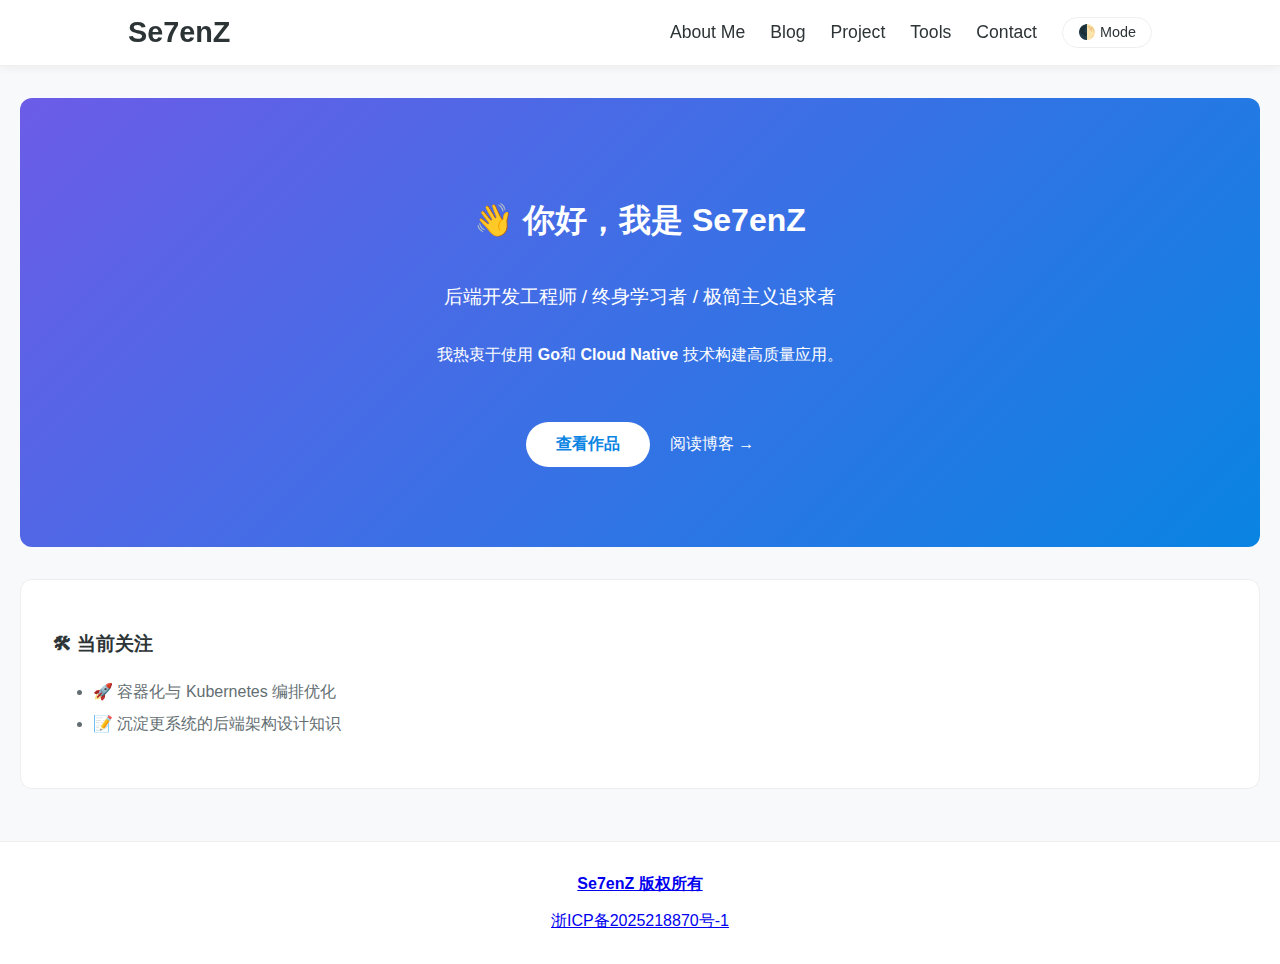
<file: MyWebsite/index.html>
<!DOCTYPE html>
<html lang="zh">
<head>
    <meta charset="UTF-8">
    <meta name="viewport" content="width=device-width, initial-scale=1.0">
    <meta name="description" content="Se7enZ的个人网站 - 全栈开发工程师">
    <title>Se7enZ | Home</title>
    <link rel="icon" href="/images/favicon.ico" type="image/x-icon">
    <link rel="stylesheet" href="css/style.css">
    <script>
        // 防止主题切换闪烁：在页面渲染前立即应用主题
        (function() {
            try {
                const theme = localStorage.getItem('theme');
                if (theme === 'dark') {
                    document.documentElement.classList.add('dark-mode');
                    // 如果 body 已加载，也立即添加类
                    if (document.body) {
                        document.body.classList.add('dark-mode');
                    }
                }
            } catch (e) {}
        })();
    </script>
</head>
<body>
    <div id="header"></div>

    <div class="container">
        <main>
            <section class="card hero-section">
                <h1 class="fade-in">👋 你好，我是 Se7enZ</h1>
                <p class="subtitle hero-subtitle">后端开发工程师 / 终身学习者 / 极简主义追求者</p>
                <div class="bio-content">
                    <p>我热衷于使用 <strong>Go</strong>和 <strong>Cloud Native</strong> 技术构建高质量应用。
                    </p>
                </div>
                <div class="action-buttons hero-action-buttons">
                    <a href="projects.html" class="project-link hero-button-white">查看作品</a>
                    <a href="blog.html" class="hero-link-white">阅读博客 →</a>
                </div>

            </section>

            <section class="card">
                <h3>🛠 当前关注</h3>
                <ul class="content-list">
                    <li>🚀 容器化与 Kubernetes 编排优化</li>
                    <li>📝 沉淀更系统的后端架构设计知识</li>
                </ul>
            </section>
        </main>
    </div>

    <div id="footer"></div>
    <script src="js/main.js"></script>
</body>
</html>
</file>
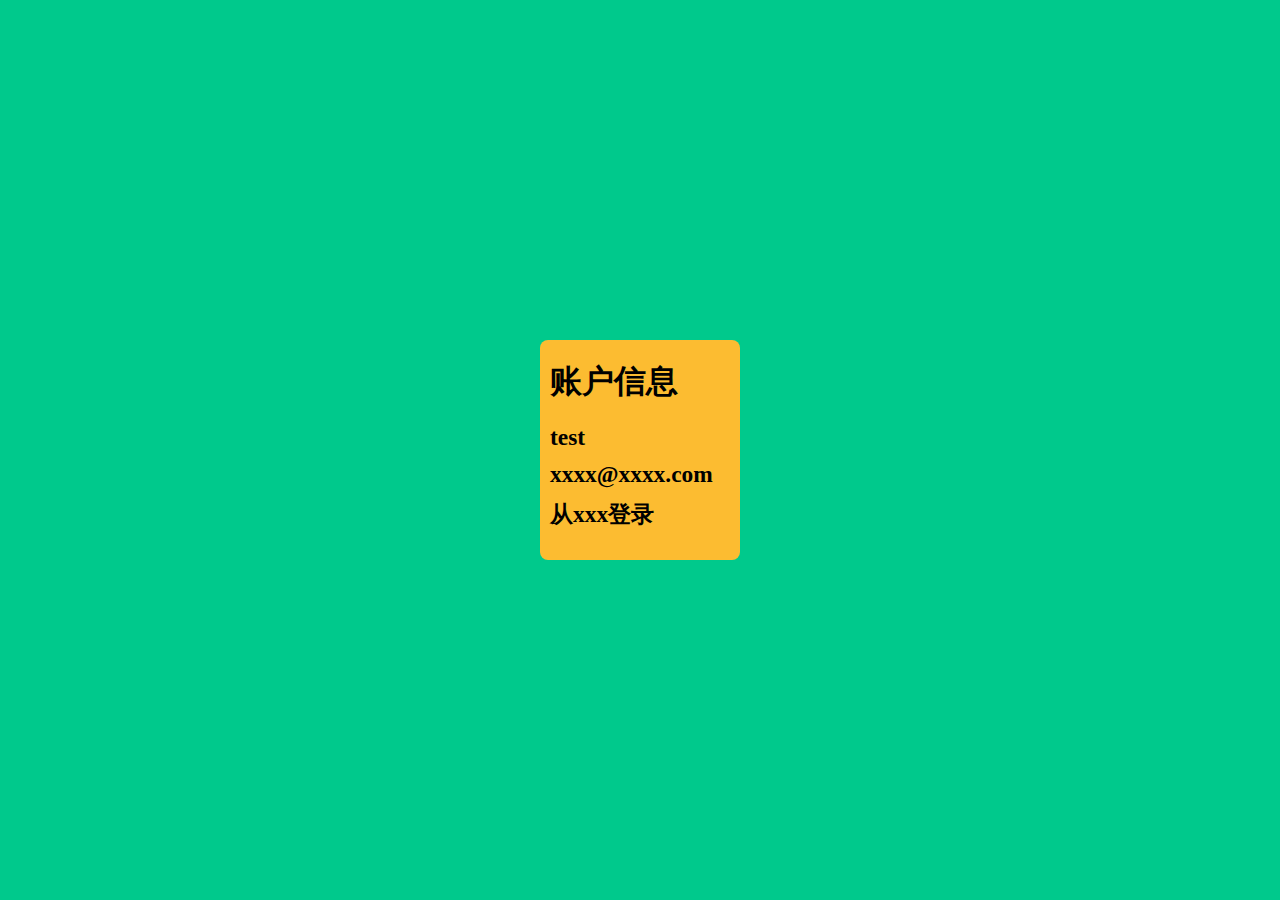
<file: OAuth2/fronted/Islogin/index.html>
<!DOCTYPE html>
<html lang="en">

<head>
    <meta charset="UTF-8">
    <meta name="viewport" content="width=device-width, initial-scale=1.0">
    <title>Document</title>
    <style>
        * {
            margin: 0;
            padding: 0;
        }

        body {
            background-color: rgb(0, 201, 140);
            width: 100%;
            height: 100vh;
            display: flex;
            justify-content: center;
            align-items: center;
        }

        #info {
            box-sizing: border-box;
            min-width: 200px;
            padding: 20px 10px;
            border-radius: 8px;
            background-color: #fcbc31;
        }

        #info>h2 {
            font-size: 32px;
            margin-bottom: 20px;
        }

        .user-info {
            font-size: 20px;
            margin-bottom: 10px;
        }
    </style>
</head>

<body>
    <div id="info" class="box">
        <h2>账户信息</h2>
        <div id="name" class="user-info">
            <h3>test</h3>
        </div>
        <div id="email" class="user-info">
            <h3>xxxx@xxxx.com</h3>
        </div>
        <div id="source"" class="user-info">
            <h3>从xxx登录</h3>
        </div>
    </div>

    <script>

        (function () {
            let urlParams = new URLSearchParams(window.location.search)
            if (urlParams.get('name')) {
                let name = document.querySelector('#name h3')
                let email = document.querySelector('#email h3')
                let source=document.querySelector('#source h3')
                name.textContent = urlParams.get('name')
                email.textContent = urlParams.get('email')
                source.textContent=`从 ${urlParams.get('source')} 登录`
            }
        })();

    </script>
</body>

</html>
</file>
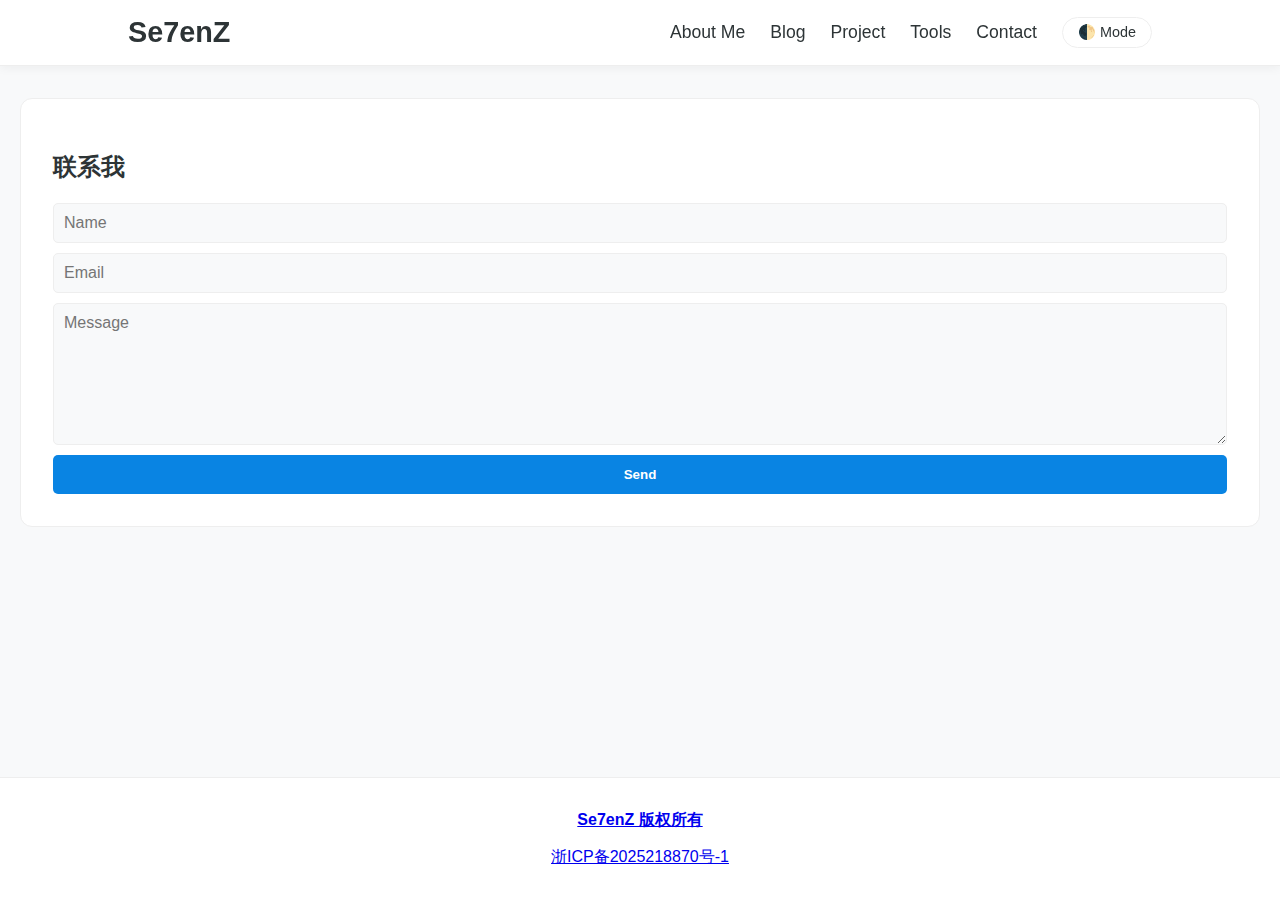
<file: MyWebsite/contact.html>
<!DOCTYPE html>
<html lang="zh">
<head>
    <meta charset="UTF-8">
    <meta name="viewport" content="width=device-width, initial-scale=1.0">
    <meta name="description" content="联系Se7enZ">
    <title>Contact | Se7enZ</title>
    <link rel="icon" href="/images/favicon.ico" type="image/x-icon">
    <link rel="stylesheet" href="css/style.css">
    <script>
        // 防止主题切换闪烁：在页面渲染前立即应用主题
        (function() {
            try {
                const theme = localStorage.getItem('theme');
                if (theme === 'dark') {
                    document.documentElement.classList.add('dark-mode');
                    // 如果 body 已加载，也立即添加类
                    if (document.body) {
                        document.body.classList.add('dark-mode');
                    }
                }
            } catch (e) {}
        })();
    </script>
</head>
<body>
    <div id="header"></div>
    <div class="container">
        <main>
            <div class="card">
                <h2>联系我</h2>
                <form action="https://getform.io/f/aqoqmeva" method="POST" class="contact-form-container">
                    <input type="text" name="name" placeholder="Name" class="contact-form-input" required>
                    <input type="email" name="email" placeholder="Email" class="contact-form-input" required>
                    <textarea name="message" placeholder="Message" rows="5" class="contact-form-textarea" required></textarea>
                    <!-- add hidden Honeypot input to prevent spams -->
                    <input type="hidden" name="_gotcha" style="display:none !important">
                    <button type="submit" class="project-link contact-form-submit">Send</button>
                </form>
            </div>
        </main>
    </div>
    <div id="footer"></div>
    <script src="js/main.js"></script>
</body>
</html>
</file>
<file: MyWebsite/css/style.css>
/* ==========================================================================
   1. 全局变量定义 (Root Variables)
   ========================================================================== */
:root {
    --bg-color: #f8f9fa;           /* 页面背景色 */
    --card-bg: #ffffff;           /* 卡片背景色 */
    --text-primary: #2d3436;       /* 主要文字颜色 */
    --text-secondary: #636e72;     /* 次要文字颜色 */
    --nav-bg: rgba(255, 255, 255, 0.95); /* 导航栏背景 - 带透明度 */
    --accent-color: #0984e3;       /* 品牌蓝色 */
    --border-color: #eee;          /* 边框颜色 */
    
    /* 浅色模式 Hero 渐变 */
    --hero-gradient: linear-gradient(135deg, #6c5ce7 0%, #0984e3 100%); 
    
    /* 链接颜色 */
    --link-color: #0984e3;
    --link-hover: #07497d;

    /* 代码块颜色 */
    --code-bg: #f6f8fa;
    --code-color: #24292e;
    --code-border: #d0d7de;
}

/* ==========================================================================
   2. 深色模式变量覆盖 (Dark Mode)
   ========================================================================== */
html.dark-mode,
body.dark-mode {
    --bg-color: #121212;
    --card-bg: #1e1e1e;
    --text-primary: #e0e0e0;
    --text-secondary: #b0b0b0;
    --nav-bg: rgba(30, 30, 30, 0.95); /* 深色导航背景 */
    --border-color: #333;

    /* 深色模式下的 Hero 渐变：更深邃且不刺眼 */
    --hero-gradient: linear-gradient(135deg, #2d3436 0%, #0f0c29 50%, #302b63 100%); 
    
    /* 深色模式链接颜色：提高亮度以保证对比度 */
    --link-color: #74b9ff;
    --link-hover: #a29bfe;

    /* 代码块颜色 */
    --code-bg: #282c34;
    --code-color: #abb2bf;
    --code-border: #444;
}
/* ==========================================================================
   3. 基础布局
   ========================================================================== */
body {
    font-family: 'Inter', -apple-system, BlinkMacSystemFont, "Segoe UI", Roboto, sans-serif;
    margin: 0;
    background-color: var(--bg-color);
    color: var(--text-primary);
    display: flex;
    flex-direction: column;
    min-height: 100vh;
    overflow-x: hidden; /* 防止横向溢出干扰粘性定位 */
    transition: background-color 0.3s ease, color 0.3s ease;
}

/* ==========================================================================
   4. 导航栏 (Header) - 修复吸顶效果
   ========================================================================== */
#header {
    position: sticky;      /* 关键：粘性定位 */
    top: 0;                /* 关键：必须为0 */
    z-index: 2000;         /* 确保在最顶层 */
    width: 100%;
}

.navbar {
    background: var(--nav-bg);
    backdrop-filter: blur(10px); /* 毛玻璃效果 */
    -webkit-backdrop-filter: blur(10px);
    border-bottom: 1px solid var(--border-color);
    padding: 1rem 10%;
    display: flex;
    justify-content: space-between;
    align-items: center;
    box-shadow: 0 2px 10px rgba(0,0,0,0.05);
    transition: background 0.3s ease;
    width: 100%;
    box-sizing: border-box;
}

.navbar .logo {
    font-weight: bold;
    font-size: 1.8rem !important;
    color: var(--text-primary);
}

.navbar .nav-links {
    display: flex;
    list-style: none;
    gap: 25px;
    margin: 0;
    padding: 0;
    align-items: center;
}

.navbar .nav-links a {
    text-decoration: none;
    color: var(--text-primary);
    font-size: 1.1rem;
    transition: color 0.3s;
}

.navbar .nav-links a:hover {
    color: var(--accent-color);
}

/* ==========================================================================
   5. 核心容器与卡片
   ========================================================================== */
.container {
    display: flex;
    max-width: 1400px;
    margin: 0 auto;
    padding: 2rem 20px;
    gap: 40px;
    flex: 1;
    width: 100%;
    box-sizing: border-box;
}

.card { 
    background: var(--card-bg); 
    padding: 2rem; 
    border-radius: 12px; 
    border: 1px solid var(--border-color); 
    margin-bottom: 20px; 
    transition: background 0.3s, border-color 0.3s;
}

/* ==========================================================================
   6. Hero 区域
   ========================================================================== */
.hero-section {
    text-align: center !important;
    padding: 5rem 2rem;
    background: var(--hero-gradient) !important;
    color: white !important;
    border: none !important;
    display: flex;
    flex-direction: column;
    align-items: center;
    border-radius: 12px;
    margin-bottom: 2rem;
    transition: background 0.5s ease;
}

.hero-section h1, 
.hero-section .subtitle,
.hero-section .hero-subtitle, 
.hero-section .bio-content p {
    color: white !important;
}

.hero-section .subtitle,
.hero-subtitle {
    font-size: 1.2rem;
}

.hero-section .action-buttons,
.hero-action-buttons {
    margin-top: 2.5rem;
    display: flex;
    justify-content: center;
    gap: 20px;
    align-items: center;
}

/* ==========================================================================
   7. 博客侧边栏与 Markdown 内容
   ========================================================================== */
.sidebar { 
    flex: 0 0 240px;
    background: var(--card-bg); 
    padding: 20px; 
    border-radius: 12px; 
    border: 1px solid var(--border-color); 
    height: fit-content;
    position: sticky;
    top: 100px; /* 留出 Header 的空间 */
}

/* Markdown 链接颜色 */
.markdown-body a {
    color: var(--link-color);
    text-decoration: none;
    transition: color 0.3s ease;
    border-bottom: 1px solid transparent;
}

.markdown-body a:hover {
    color: var(--link-hover);
    text-decoration: underline;
}

/* 代码块样式确保跟随变量 */
.markdown-body pre {
    background-color: var(--code-bg) !important;
    color: var(--code-color) !important;
    border: 1px solid var(--code-border) !important;
    padding: 1.2rem;
    border-radius: 8px;
}

/* ==========================================================================
   8. 页脚 (Footer)
   ========================================================================= */
#footer {
    background: var(--nav-bg);
    border-top: 1px solid var(--border-color);
    margin-top: auto;
    padding: 1rem 20px;
    text-align: center;
    width: 100%;
    box-sizing: border-box;
}

/* ==========================================================================
   9. 功能组件 (按钮/网格)
   ========================================================================== */
.theme-toggle {
    background: none;
    border: 1px solid var(--border-color);
    color: var(--text-primary);
    padding: 6px 15px;
    border-radius: 20px;
    cursor: pointer;
    transition: all 0.3s;
    font-size: 0.9rem;
}

.theme-toggle:hover {
    background: var(--accent-color);
    color: white;
}

.portfolio-grid, .tools-grid {
    display: grid;
    grid-template-columns: repeat(auto-fill, minmax(300px, 1fr)); 
    gap: 25px;
    width: 100%;
}

.project-card, .tool-item {
    background: var(--card-bg);
    border: 1px solid var(--border-color);
    border-radius: 10px;
    overflow: hidden;
    transition: transform 0.3s ease, box-shadow 0.3s ease;
    display: flex;
    flex-direction: column;
}

.project-card:hover, .tool-item:hover {
    transform: translateY(-5px);
    box-shadow: 0 10px 20px rgba(0,0,0,0.1);
}

.tool-item {
    cursor: pointer;
    text-decoration: none;
    color: inherit;
}

.tool-item:hover {
    text-decoration: none;
    color: inherit;
}

.project-link {
    display: block;
    padding: 12px;
    background: var(--accent-color);
    color: white;
    text-align: center;
    text-decoration: none;
    font-weight: bold;
    border-radius: 6px;
    transition: background 0.3s ease;
}

main { 
    flex: 1; 
    min-width: 0; 
}

/* 确保博客页面的main有flex: 1 */
#app main {
    flex: 1;
}

/* ==========================================================================
   10. 博客相关样式
   ========================================================================== */
.sidebar-item {
    cursor: pointer;
    padding: 8px 12px;
    border-radius: 6px;
    transition: all 0.3s;
    color: var(--text-secondary);
}

.sidebar-item:hover {
    background: rgba(9, 132, 227, 0.1);
    color: var(--accent-color);
}

.sidebar-item.active {
    background: var(--accent-color);
    color: white !important;
}

.post-excerpt {
    color: var(--text-secondary);
    line-height: 1.6;
    font-size: 0.95rem;
    margin: 10px 0 20px 0;
    display: -webkit-box;
    -webkit-line-clamp: 2;
    -webkit-box-orient: vertical;
    line-clamp: 2;
    overflow: hidden;
}

.post-meta {
    color: var(--text-secondary);
    font-size: 0.8rem;
    margin: 8px 0;
}

.post-header {
    margin-bottom: 30px;
    border-bottom: 1px solid var(--border-color);
    padding-bottom: 20px;
}

.post-footer {
    margin-top: 50px;
    padding-top: 20px;
    border-top: 1px solid var(--border-color);
    text-align: left;
}

.post-category-badge {
    background: var(--accent-color);
    color: white;
    padding: 4px 10px;
    border-radius: 6px;
    font-size: 0.9rem;
    font-weight: bold;
}

.search-input {
    width: 100%;
    max-width: 1000px;
    padding: 12px;
    border-radius: 8px;
    border: 1px solid var(--border-color);
    background: var(--bg-color);
    color: var(--text-primary);
    outline: none;
}

.search-container {
    margin-bottom: 25px;
    padding: 1.5rem;
    display: flex;
    justify-content: center;
}

.pagination {
    display: flex;
    justify-content: center;
    align-items: center;
    gap: 20px;
    margin-top: 30px;
}

.pagination button:disabled {
    opacity: 0.5;
    cursor: not-allowed;
}

/* ==========================================================================
   11. Markdown 内容样式
   ========================================================================== */
.markdown-body { 
    line-height: 1.8; 
    font-size: 1.1rem; 
    color: var(--text-primary); 
}

.markdown-body pre {
    background-color: var(--code-bg) !important;
    color: var(--code-color) !important;
    border: 1px solid var(--code-border) !important;
    padding: 1.2rem;
    border-radius: 8px;
    overflow-x: auto;
    margin: 1.5rem 0;
}

.markdown-body pre code {
    background: transparent !important; 
    color: inherit !important;
}

.loading-skeleton {
    color: var(--text-secondary);
    text-align: center;
    padding: 4rem;
}

.error-container {
    text-align: center;
    padding: 4rem;
}


/* ==========================================================================
   14. 表单样式
   ========================================================================== */
.contact-form {
    display: flex;
    flex-direction: column;
    gap: 10px;
}

.form-input,
.form-textarea {
    padding: 10px;
    border-radius: 5px;
    border: 1px solid var(--border-color);
    background: var(--bg-color);
    color: var(--text-primary);
    font-family: inherit;
    font-size: 1rem;
}

.form-textarea {
    resize: vertical;
    min-height: 120px;
}

.form-input:focus,
.form-textarea:focus {
    outline: none;
    border-color: var(--accent-color);
}

.project-link-button {
    border: none;
    cursor: pointer;
    border-radius: 5px;
}

.project-link-inline {
    display: inline-block;
    width: auto;
    padding: 8px 24px;
    text-decoration: none;
}

.project-link-large {
    display: inline-block;
    margin-top: 20px;
    width: auto;
    padding: 10px 25px;
}

/* ==========================================================================
   15. 文章卡片布局
   ========================================================================== */
.post-title-row {
    display: flex;
    justify-content: space-between;
    align-items: center;
}

.post-card {
    margin-bottom: 20px;
}

/* ==========================================================================
   16. 通用工具类
   ========================================================================== */
.text-center {
    text-align: center;
}

.flex {
    display: flex;
}

.flex-column {
    flex-direction: column;
}

.justify-center {
    justify-content: center;
}

.justify-between {
    justify-content: space-between;
}

.align-center {
    align-items: center;
}

.gap-10 {
    gap: 10px;
}

.gap-20 {
    gap: 20px;
}

.margin-0 {
    margin: 0;
}

.margin-top-0 {
    margin-top: 0;
}

.margin-bottom-0 {
    margin-bottom: 0;
}

.padding-0 {
    padding: 0;
}

.list-style-none {
    list-style: none;
}

.line-height-2 {
    line-height: 2;
}

.line-height-2-5 {
    line-height: 2.5;
}

.font-size-small {
    font-size: 0.9rem;
}

.font-size-smallest {
    font-size: 0.8rem;
}

.font-weight-bold {
    font-weight: bold;
}

.font-weight-500 {
    font-weight: 500;
}

/* ==========================================================================
   17. Hero区域样式增强
   ========================================================================== */
.hero-subtitle {
    font-size: 1.2rem;
}

.hero-action-buttons {
    margin-top: 2.5rem;
    display: flex;
    justify-content: center;
    gap: 20px;
    align-items: center;
}

.hero-button-white {
    background: white;
    color: var(--accent-color);
    padding: 12px 30px;
    border-radius: 30px;
    text-decoration: none;
}

.hero-button-white:hover {
    background: rgba(255, 255, 255, 0.9);
}

.hero-link-white {
    color: white;
    text-decoration: none;
    font-weight: 500;
    align-self: center;
}

/* ==========================================================================
   18. 内容列表样式
   ========================================================================== */
.content-list {
    line-height: 2;
    color: var(--text-secondary);
}

/* ==========================================================================
   19. 侧边栏样式增强
   ========================================================================== */
.sidebar h3 {
    margin-top: 0;
}

.sidebar ul {
    list-style: none;
    padding: 0;
    line-height: 2.5;
}

.sidebar-nav-link {
    color: var(--accent-color);
    text-decoration: none;
}

/* ==========================================================================
   20. 博客列表页样式
   ========================================================================== */
.blog-search-container {
    margin-bottom: 25px;
    padding: 1.5rem;
    display: flex;
    justify-content: center;
}

.blog-search-input {
    width: 100%;
    max-width: 1000px;
    padding: 12px;
    border-radius: 8px;
    border: 1px solid var(--border-color);
    background: var(--bg-color);
    color: var(--text-primary);
    outline: none;
}

.post-card-header {
    display: flex;
    justify-content: space-between;
    align-items: center;
}

.post-card-title {
    margin: 0;
}

.post-category-badge-inline {
    background: var(--accent-color);
    color: white;
    padding: 4px 10px;
    border-radius: 6px;
    font-size: 0.9rem;
    font-weight: bold;
}

.post-meta-inline {
    color: var(--text-secondary);
    font-size: 0.8rem;
    margin: 8px 0;
}

.post-read-more {
    display: inline-block;
    width: auto;
    padding: 8px 24px;
    text-decoration: none;
}

/* ==========================================================================
   21. 分页样式
   ========================================================================== */
.pagination-container {
    display: flex;
    justify-content: center;
    align-items: center;
    gap: 20px;
    margin-top: 30px;
}

.pagination-info {
    font-weight: bold;
}

/* ==========================================================================
   22. 文章详情页样式
   ========================================================================== */
.post-detail-header {
    margin-bottom: 30px;
    border-bottom: 1px solid var(--border-color);
    padding-bottom: 20px;
}

.post-detail-title {
    font-size: 2.2rem;
    margin-bottom: 15px;
}

.post-detail-meta {
    color: var(--text-secondary);
    font-size: 0.9rem;
}

.post-detail-meta span + span {
    margin-left: 20px;
}

.post-detail-footer {
    margin-top: 50px;
    padding-top: 20px;
    border-top: 1px solid var(--border-color);
    text-align: left;
}

.post-detail-back-link {
    display: inline-block;
    width: auto;
    padding: 8px 24px;
    text-decoration: none;
}

.post-detail-error-icon {
    font-size: 3rem;
}

.post-detail-error-message {
    color: var(--text-secondary);
}

.post-detail-error-link {
    display: inline-block;
    margin-top: 20px;
    width: auto;
    padding: 10px 25px;
}

/* ==========================================================================
   23. 项目卡片样式增强
   ========================================================================== */
.project-card-image {
    height: 200px;
    background: #eee;
    display: flex;
    align-items: center;
    justify-content: center;
}

.project-card-content {
    padding: 15px;
}

.project-card-description {
    color: var(--text-secondary);
    font-size: 0.9rem;
}

/* ==========================================================================
   24. 工具卡片样式增强
   ========================================================================== */
.tool-item-content {
    padding: 20px;
}

.tool-icon {
    font-size: 2rem;
}

.tool-description {
    color: var(--text-secondary);
}

/* ==========================================================================
   25. 联系表单样式增强
   ========================================================================== */
.contact-form-container {
    display: flex;
    flex-direction: column;
    gap: 10px;
}

.contact-form-input,
.contact-form-textarea {
    padding: 10px;
    border-radius: 5px;
    border: 1px solid var(--border-color);
    background: var(--bg-color);
    color: var(--text-primary);
    font-family: inherit;
    font-size: 1rem;
}

.contact-form-textarea {
    resize: vertical;
    min-height: 120px;
}

.contact-form-input:focus,
.contact-form-textarea:focus {
    outline: none;
    border-color: var(--accent-color);
}

.contact-form-submit {
    border: none;
    cursor: pointer;
    border-radius: 5px;
}

/* ==========================================================================
   26. 响应式设计
   ========================================================================== */
@media (max-width: 768px) {
    .container {
        flex-direction: column;
        padding: 1rem 15px;
    }
    
    .sidebar {
        position: static;
        flex: 1;
        margin-bottom: 20px;
    }
    
    .hero-section {
        padding: 3rem 1.5rem;
    }
    
    .hero-action-buttons {
        flex-direction: column;
    }
    
    .portfolio-grid,
    .tools-grid {
        grid-template-columns: 1fr;
    }
    
    .navbar {
        padding: 1rem 5%;
    }
    
    .navbar .nav-links {
        gap: 15px;
        font-size: 0.95rem;
    }
}
</file>
